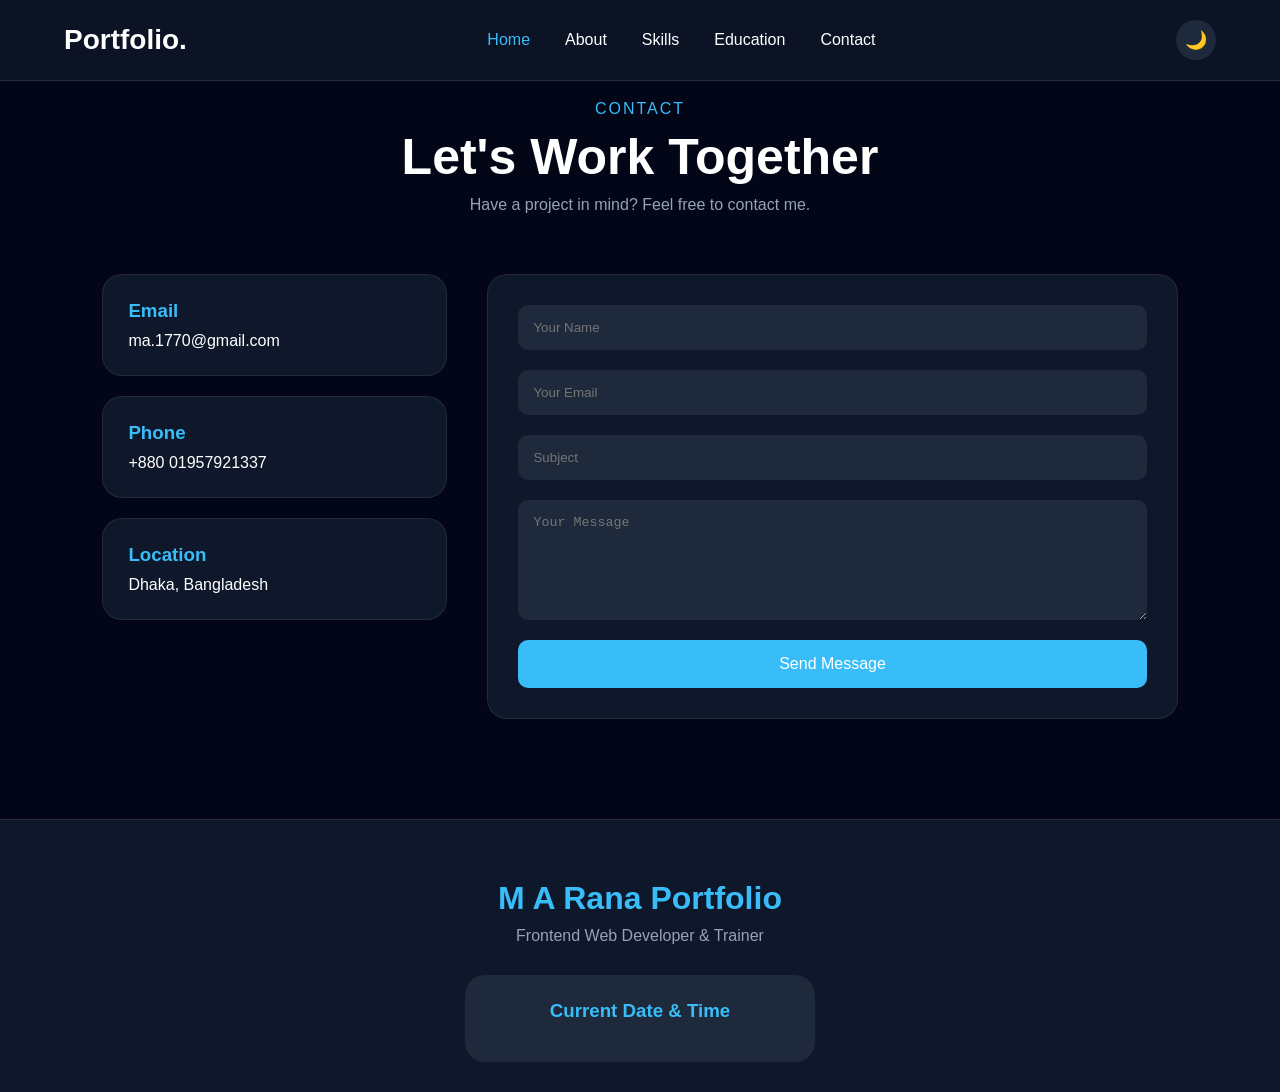
<file: contact.html>
<!DOCTYPE html>
<html lang="en">

<head>

    <meta charset="UTF-8">

    <meta name="viewport" content="width=device-width, initial-scale=1.0">

    <title>Modern Portfolio</title>

    <link rel="stylesheet" href="style.css">

</head>

<body>

    <!-- =========================
            HEADER / NAVBAR
    ========================= -->

    <header class="header">

        <nav class="navbar">

            <!-- Logo -->
            <a href="#" class="logo">
                Portfolio.
            </a>

            <!-- Navigation -->
            <ul class="nav-links">

                <li>
                    <a href="index.html" class="active">Home</a>
                </li>

                <li>
                    <a href="about.html">About</a>
                </li>

                <li>
                    <a href="skills.html">Skills</a>
                </li>

                <li>
                    <a href="education.html">Education</a>
                </li>

                <li>
                    <a href="contact.html">Contact</a>
                </li>

            </ul>

            <!-- Right Side -->
            <div class="nav-right">

                <!-- Theme Button -->
                <button class="theme-btn">
                    🌙
                </button>

                <!-- Mobile Menu -->
                <div class="menu-toggle">
                    ☰
                </div>

            </div>

        </nav>

    </header>

<section class="contact">

    <div class="contact-title">
        <span>Contact</span>
        <h2>Let's Work Together</h2>
        <p>Have a project in mind? Feel free to contact me.</p>
    </div>

    <div class="contact-container">

        <div class="contact-info">

            <div class="info-card">
                <h3>Email</h3>
                <p>ma.1770@gmail.com</p>
            </div>

            <div class="info-card">
                <h3>Phone</h3>
                <p>+880 01957921337</p>
            </div>

            <div class="info-card">
                <h3>Location</h3>
                <p>Dhaka, Bangladesh</p>
            </div>

        </div>

        <form class="contact-form">

            <input type="text" placeholder="Your Name" required>

            <input type="email" placeholder="Your Email" required>

            <input type="text" placeholder="Subject" required>

            <textarea rows="6" placeholder="Your Message" required></textarea>

            <button type="submit">Send Message</button>

        </form>

    </div>

</section>
<footer class="footer">

    <div class="footer-content">

        <h2>M A Rana Portfolio</h2>

        <p class="footer-text">
            Frontend Web Developer & Trainer
        </p>

        <div class="datetime-box">
            <h3>Current Date & Time</h3>

            <p id="date"></p>

            <p id="time"></p>
        </div>

    </div>

  
</footer>


    <script src="script.js"></script>

</body>

</html>
</file>
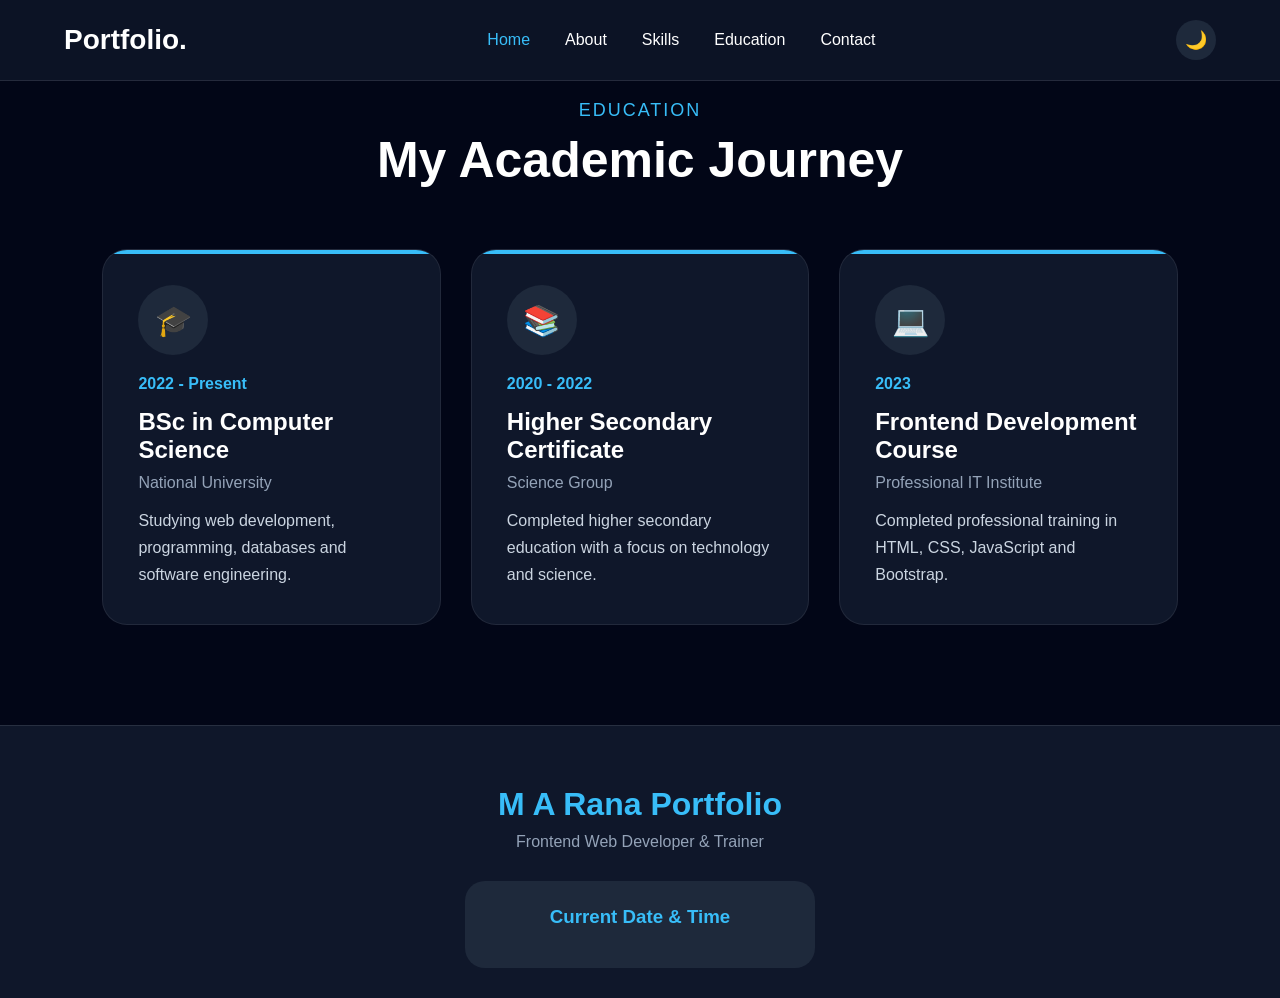
<file: education.html>
<!DOCTYPE html>
<html lang="en">

<head>

    <meta charset="UTF-8">

    <meta name="viewport" content="width=device-width, initial-scale=1.0">

    <title>Modern Portfolio</title>

    <link rel="stylesheet" href="style.css">

</head>

<body>

    <!-- =========================
            HEADER / NAVBAR
    ========================= -->

    <header class="header">

        <nav class="navbar">

            <!-- Logo -->
            <a href="#" class="logo">
                Portfolio.
            </a>

            <!-- Navigation -->
            <ul class="nav-links">

                <li>
                    <a href="index.html" class="active">Home</a>
                </li>

                <li>
                    <a href="about.html">About</a>
                </li>

                <li>
                    <a href="skills.html">Skills</a>
                </li>

                <li>
                    <a href="education.html">Education</a>
                </li>

                <li>
                    <a href="contact.html">Contact</a>
                </li>

            </ul>

            <!-- Right Side -->
            <div class="nav-right">

                <!-- Theme Button -->
                <button class="theme-btn">
                    🌙
                </button>

                <!-- Mobile Menu -->
                <div class="menu-toggle">
                    ☰
                </div>

            </div>

        </nav>

    </header>



    <section class="education">

    <div class="section-heading">
        <span>Education</span>
        <h2>My Academic Journey</h2>
    </div>

    <div class="education-grid">

        <div class="edu-card">
            <div class="edu-icon">🎓</div>
            <span class="year">2022 - Present</span>
            <h3>BSc in Computer Science</h3>
            <h4>National University</h4>
            <p>Studying web development, programming, databases and software engineering.</p>
        </div>

        <div class="edu-card">
            <div class="edu-icon">📚</div>
            <span class="year">2020 - 2022</span>
            <h3>Higher Secondary Certificate</h3>
            <h4>Science Group</h4>
            <p>Completed higher secondary education with a focus on technology and science.</p>
        </div>

        <div class="edu-card">
            <div class="edu-icon">💻</div>
            <span class="year">2023</span>
            <h3>Frontend Development Course</h3>
            <h4>Professional IT Institute</h4>
            <p>Completed professional training in HTML, CSS, JavaScript and Bootstrap.</p>
        </div>

    </div>

</section>

<footer class="footer">

    <div class="footer-content">

        <h2>M A Rana Portfolio</h2>

        <p class="footer-text">
            Frontend Web Developer & Trainer
        </p>

        <div class="datetime-box">
            <h3>Current Date & Time</h3>

            <p id="date"></p>

            <p id="time"></p>
        </div>

    </div>

  
</footer>


    <script src="script.js"></script>

</body>

</html>
</file>
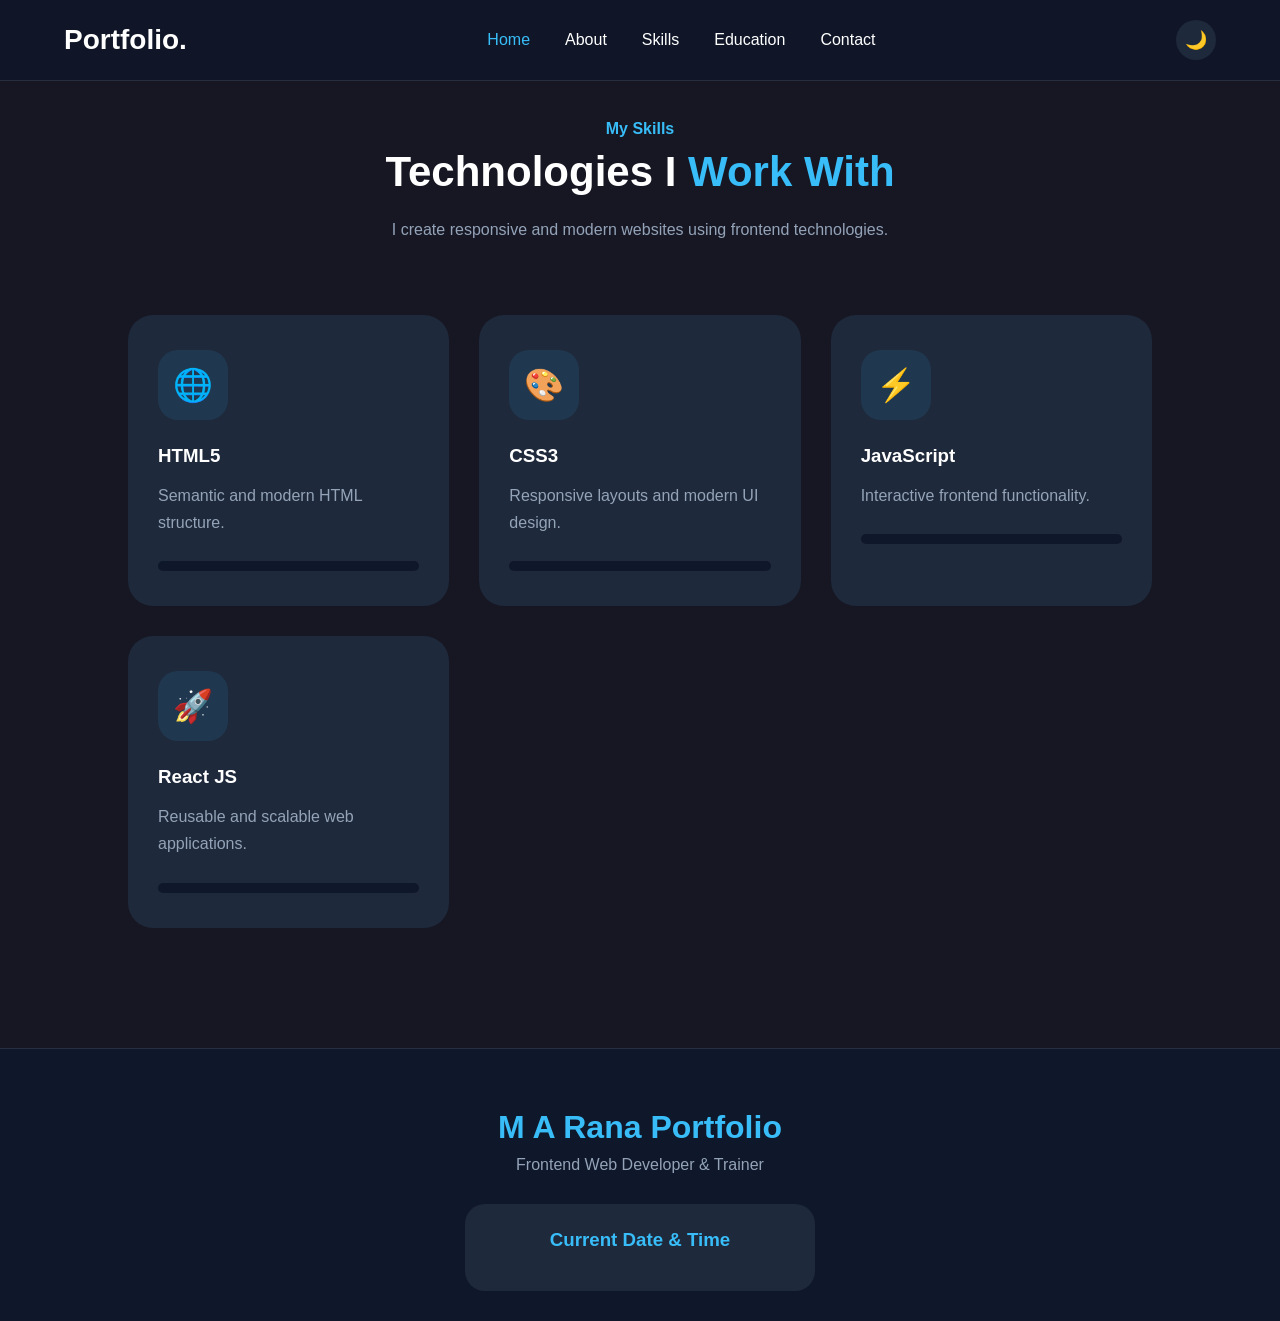
<file: skills.html>
<!DOCTYPE html>
<html lang="en">

<head>

    <meta charset="UTF-8">

    <meta name="viewport" content="width=device-width, initial-scale=1.0">

    <title>Modern Portfolio</title>

    <link rel="stylesheet" href="style.css">

</head>

<body>

    <!-- =========================
            HEADER / NAVBAR
    ========================= -->

    <header class="header">

        <nav class="navbar">

            <!-- Logo -->
            <a href="#" class="logo">
                Portfolio.
            </a>

            <!-- Navigation -->
            <ul class="nav-links">
                <li>
                    <a href="index.html" class="active">Home</a>
                </li>

                <li>
                    <a href="about.html">About</a>
                </li>

                <li>
                    <a href="skills.html">Skills</a>
                </li>

                <li>
                    <a href="education.html">Education</a>
                </li>

                <li>
                    <a href="contact.html">Contact</a>
                </li>

            </ul>

            <!-- Right Side -->
            <div class="nav-right">

                <!-- Theme Button -->
                <button class="theme-btn">
                    🌙
                </button>

                <!-- Mobile Menu -->
                <div class="menu-toggle">
                    ☰
                </div>

            </div>

        </nav>

    </header>



    <!-- =========================
            SKILLS SECTION
    ========================= -->

    <section class="skills" id="skills">

        <div class="skills-header">

            <h4>My Skills</h4>

            <h2>
                Technologies I
                <span>Work With</span>
            </h2>

            <p>
                I create responsive and modern websites
                using frontend technologies.
            </p>

        </div>

        <!-- Skills Container -->
        <div class="skills-container">

            <!-- Card -->
            <div class="skill-card">

                <div class="skill-icon">🌐</div>

                <h3>HTML5</h3>

                <p>
                    Semantic and modern HTML structure.
                </p>

                <div class="skill-progress">

                    <div class="skill-bar html">

                        <span>95%</span>

                    </div>

                </div>

            </div>

            <!-- Card -->
            <div class="skill-card">

                <div class="skill-icon">🎨</div>

                <h3>CSS3</h3>

                <p>
                    Responsive layouts and modern UI design.
                </p>

                <div class="skill-progress">

                    <div class="skill-bar css">

                        <span>90%</span>

                    </div>

                </div>

            </div>

            <!-- Card -->
            <div class="skill-card">

                <div class="skill-icon">⚡</div>

                <h3>JavaScript</h3>

                <p>
                    Interactive frontend functionality.
                </p>

                <div class="skill-progress">

                    <div class="skill-bar js">

                        <span>85%</span>

                    </div>

                </div>

            </div>

            <!-- Card -->
            <div class="skill-card">

                <div class="skill-icon">🚀</div>

                <h3>React JS</h3>

                <p>
                    Reusable and scalable web applications.
                </p>

                <div class="skill-progress">

                    <div class="skill-bar react">

                        <span>80%</span>

                    </div>

                </div>

            </div>

        </div>

    </section>
<footer class="footer">

    <div class="footer-content">

        <h2>M A Rana Portfolio</h2>

        <p class="footer-text">
            Frontend Web Developer & Trainer
        </p>

        <div class="datetime-box">
            <h3>Current Date & Time</h3>

            <p id="date"></p>

            <p id="time"></p>
        </div>

    </div>

  
</footer>


    <script src="script.js"></script>

</body>

</html>
</file>
<file: style.css>
/* =========================
        GLOBAL CSS
========================= */

*{
    margin: 0;
    padding: 0;
    box-sizing: border-box;
}

html{
    scroll-behavior: smooth;
}

body{
    font-family: Arial, sans-serif;
    background: #161723;
    color: #ffffff;
}

/* =========================
        HEADER
========================= */

.header{
    width: 100%;
    position: fixed;
    top: 0;
    left: 0;
    background: rgba(15,23,42,0.8);
    backdrop-filter: blur(10px);
    z-index: 1000;
    border-bottom: 1px solid rgba(255,255,255,0.1);
}

/* Navbar */
.navbar{
    width: 90%;
    max-width: 1200px;
    height: 80px;
    margin: auto;

    display: flex;
    justify-content: space-between;
    align-items: center;
}

/* Logo */
.logo{
    color: #ffffff;
    font-size: 28px;
    font-weight: bold;
    text-decoration: none;
}

/* Navigation */
.nav-links{
    display: flex;
    gap: 35px;
    list-style: none;
}

.nav-links a{
    color: #ffffff;
    text-decoration: none;
    position: relative;
    transition: 0.3s;
}

.nav-links a:hover,
.nav-links .active{
    color: #38bdf8;
}

/* Underline */
.nav-links a::after{
    content: "";
    position: absolute;
    left: 0;
    bottom: -6px;
    width: 0;
    height: 2px;
    background: #38bdf8;
    transition: 0.3s;
}

.nav-links a:hover::after{
    width: 100%;
}

/* Right Side */
.nav-right{
    display: flex;
    align-items: center;
    gap: 20px;
}

/* Theme Button */
.theme-btn{
    width: 40px;
    height: 40px;
    border: none;
    border-radius: 50%;
    cursor: pointer;
    background: #1e293b;
    color: #ffffff;
    font-size: 18px;
}

/* Menu Toggle */
.menu-toggle{
    display: none;
    font-size: 28px;
    cursor: pointer;
}

/* =========================
        HERO SECTION
========================= */

.hero{
    width: 100%;
    min-height: 100vh;
    padding: 120px 10%;
    display: flex;
    align-items: center;
}

/* Container */
.hero-container{
    width: 100%;

    display: flex;
    justify-content: space-between;
    align-items: center;
    gap: 50px;
}

/* Content */
.hero-content{
    flex: 1;
}

.hero-content h3{
    font-size: 28px;
    color: #cbd5e1;
    margin-bottom: 10px;
}

.hero-content h1{
    font-size: 70px;
    margin-bottom: 15px;
}

.hero-content h2{
    font-size: 36px;
    margin-bottom: 20px;
}

.typing{
    color: #38bdf8;
}

.hero-content p{
    max-width: 550px;
    line-height: 1.8;
    color: #94a3b8;
    margin-bottom: 35px;
}

/* Buttons */
.hero-buttons{
    display: flex;
    gap: 20px;
    margin-bottom: 35px;
}

.btn{
    padding: 14px 32px;
    border-radius: 50px;
    text-decoration: none;
    font-weight: bold;
    transition: 0.3s;
}

.primary-btn{
    background: #38bdf8;
    color: #0f172a;
}

.secondary-btn{
    border: 2px solid #38bdf8;
    color: #38bdf8;
}

.primary-btn:hover,
.secondary-btn:hover{
    transform: translateY(-5px);
}

/* Social Icons */
.social-icons{
    display: flex;
    gap: 15px;
}

.social-icons a{
    width: 45px;
    height: 45px;
    background: #1e293b;
    border-radius: 50%;

    display: flex;
    align-items: center;
    justify-content: center;

    text-decoration: none;
    transition: 0.3s;
}

.social-icons a:hover{
    background: #38bdf8;
}

/* Image */
.hero-image{
    flex: 1;
    display: flex;
    justify-content: center;
}

.hero-image img{
    width: 380px;
    max-width: 100%;
    border-radius: 30px;
    border: 5px solid #38bdf8;
}

/* =========================
        ABOUT SECTION
========================= */

.about{
    width: 100%;
    padding: 120px 10%;
}

.about-container{
    display: flex;
    align-items: center;
    gap: 60px;
    flex-wrap: wrap;
}

.about-image{
    flex: 1;
}

.about-image img{
    width: 100%;
    border-radius: 30px;
}

.about-content{
    flex: 1;
}

.about-content h4{
    color: #38bdf8;
    margin-bottom: 15px;
}

.about-content h2{
    font-size: 42px;
    margin-bottom: 20px;
}

.about-content span{
    color: #38bdf8;
}

.about-content p{
    color: #94a3b8;
    line-height: 1.8;
    margin-bottom: 30px;
}

/* Info */
.about-info{
    display: flex;
    gap: 20px;
    flex-wrap: wrap;
}

.info-box{
    background: #1e293b;
    padding: 20px;
    border-radius: 20px;
    text-align: center;
}

.about-btn{
    display: inline-block;
    margin-top: 30px;
    padding: 14px 30px;
    background: #38bdf8;
    color: #0f172a;
    border-radius: 50px;
    text-decoration: none;
}

/* =========================
        SKILLS SECTION
========================= */

.skills{
    width: 100%;
    padding: 120px 10%;
}

/* Header */
.skills-header{
    text-align: center;
    margin-bottom: 70px;
}

.skills-header h4{
    color: #38bdf8;
    margin-bottom: 10px;
}

.skills-header h2{
    font-size: 42px;
    margin-bottom: 20px;
}

.skills-header span{
    color: #38bdf8;
}

.skills-header p{
    max-width: 650px;
    margin: auto;
    line-height: 1.8;
    color: #94a3b8;
}

/* Skills Container */
.skills-container{
    display: grid;
    grid-template-columns: repeat(auto-fit, minmax(260px,1fr));
    gap: 30px;
}

/* Card */
.skill-card{
    background: #1e293b;
    padding: 35px 30px;
    border-radius: 25px;
    transition: 0.3s;
}

.skill-card:hover{
    transform: translateY(-10px);
}

/* Icon */
.skill-icon{
    width: 70px;
    height: 70px;
    background: rgba(56,189,248,0.1);
    border-radius: 20px;

    display: flex;
    align-items: center;
    justify-content: center;

    font-size: 32px;
    margin-bottom: 25px;
}

/* Title */
.skill-card h3{
    margin-bottom: 15px;
}

/* Paragraph */
.skill-card p{
    line-height: 1.7;
    color: #94a3b8;
    margin-bottom: 25px;
}

/* Progress */
.skill-progress{
    width: 100%;
    height: 10px;
    background: #0f172a;
    border-radius: 20px;
    overflow: hidden;
}

.skill-bar{
    width: 0;
    height: 100%;
    background: linear-gradient(90deg,#38bdf8,#0ea5e9);
    border-radius: 20px;
    position: relative;
    transition: 2s;
}

.skill-bar span{
    position: absolute;
    top: -30px;
    right: 10px;
}

/* =========================
        RESPONSIVE
========================= */

@media(max-width: 992px){

    .hero-container,
    .about-container{
        flex-direction: column;
        text-align: center;
    }

    .hero-buttons,
    .social-icons,
    .about-info{
        justify-content: center;
    }

    .hero-content h1{
        font-size: 50px;
    }

    .hero-content h2{
        font-size: 28px;
    }
}

@media(max-width: 768px){

    .nav-links{
        position: absolute;
        top: 80px;
        right: -100%;

        width: 250px;
        height: 100vh;

        background: #111827;

        flex-direction: column;
        align-items: center;

        padding-top: 50px;

        transition: 0.4s;
    }

    .nav-links.active{
        right: 0;
    }

    .menu-toggle{
        display: block;
    }
}

@media(max-width: 600px){

    .hero-content h1{
        font-size: 40px;
    }

    .hero-content h2{
        font-size: 22px;
    }

    .hero-image img{
        width: 280px;
    }

    .skills-header h2,
    .about-content h2{
        font-size: 32px;
    }
}

.education{
    padding:100px 8%;
    background:#020617;
    color:#fff;
}

.section-heading{
    text-align:center;
    margin-bottom:60px;
}

.section-heading span{
    color:#38bdf8;
    font-size:18px;
    text-transform:uppercase;
    letter-spacing:2px;
}

.section-heading h2{
    font-size:50px;
    margin-top:10px;
}

.education-grid{
    display:grid;
    grid-template-columns:repeat(auto-fit,minmax(320px,1fr));
    gap:30px;
}

.edu-card{
    background:#0f172a;
    padding:35px;
    border-radius:25px;
    border:1px solid rgba(255,255,255,.08);
    transition:.4s;
    position:relative;
    overflow:hidden;
}

.edu-card::before{
    content:'';
    position:absolute;
    top:0;
    left:0;
    width:100%;
    height:4px;
    background:#38bdf8;
}

.edu-card:hover{
    transform:translateY(-10px);
    box-shadow:0 0 30px rgba(56,189,248,.25);
}

.edu-icon{
    width:70px;
    height:70px;
    background:#1e293b;
    border-radius:50%;
    display:flex;
    justify-content:center;
    align-items:center;
    font-size:30px;
    margin-bottom:20px;
}

.year{
    display:inline-block;
    color:#38bdf8;
    margin-bottom:15px;
    font-weight:600;
}

.edu-card h3{
    font-size:24px;
    margin-bottom:10px;
}

.edu-card h4{
    color:#94a3b8;
    margin-bottom:15px;
    font-weight:500;
}

.edu-card p{
    color:#cbd5e1;
    line-height:1.7;
}

@media(max-width:768px){

    .section-heading h2{
        font-size:36px;
    }

}

.contact{
    padding:100px 8%;
    background:#020617;
    color:#fff;
}

.contact-title{
    text-align:center;
    margin-bottom:60px;
}

.contact-title span{
    color:#38bdf8;
    text-transform:uppercase;
    letter-spacing:2px;
}

.contact-title h2{
    font-size:50px;
    margin:10px 0;
}

.contact-title p{
    color:#94a3b8;
}

.contact-container{
    display:grid;
    grid-template-columns:1fr 2fr;
    gap:40px;
}

.contact-info{
    display:flex;
    flex-direction:column;
    gap:20px;
}

.info-card{
    background:#0f172a;
    padding:25px;
    border-radius:20px;
    border:1px solid rgba(255,255,255,.08);
    transition:.3s;
}

.info-card:hover{
    transform:translateY(-5px);
}

.info-card h3{
    color:#38bdf8;
    margin-bottom:10px;
}

.contact-form{
    background:#0f172a;
    padding:30px;
    border-radius:20px;
    border:1px solid rgba(255,255,255,.08);
    display:flex;
    flex-direction:column;
    gap:20px;
}

.contact-form input,
.contact-form textarea{
    width:100%;
    padding:15px;
    background:#1e293b;
    border:none;
    border-radius:10px;
    color:#fff;
    outline:none;
}

.contact-form button{
    padding:15px;
    border:none;
    border-radius:10px;
    background:#38bdf8;
    color:#fff;
    cursor:pointer;
    font-size:16px;
    transition:.3s;
}

.contact-form button:hover{
    background:#0ea5e9;
}

@media(max-width:768px){

    .contact-container{
        grid-template-columns:1fr;
    }

    .contact-title h2{
        font-size:36px;
    }

}


.footer{
    background:#0f172a;
    color:#fff;
    text-align:center;
    padding:60px 20px 30px;
    border-top:1px solid rgba(255,255,255,.1);
}

.footer h2{
    color:#38bdf8;
    margin-bottom:10px;
    font-size:32px;
}

.footer-text{
    color:#94a3b8;
    margin-bottom:30px;
}

.datetime-box{
    max-width:350px;
    margin:auto;
    padding:25px;
    background:#1e293b;
    border-radius:20px;
}

.datetime-box h3{
    color:#38bdf8;
    margin-bottom:15px;
}

#date,
#time{
    font-size:18px;
    margin:8px 0;
}

#time{
    font-size:28px;
    font-weight:600;
}

.footer-bottom{
    margin-top:30px;
    padding-top:20px;
    border-top:1px solid rgba(255,255,255,.08);
    color:#94a3b8;
}
</file>
